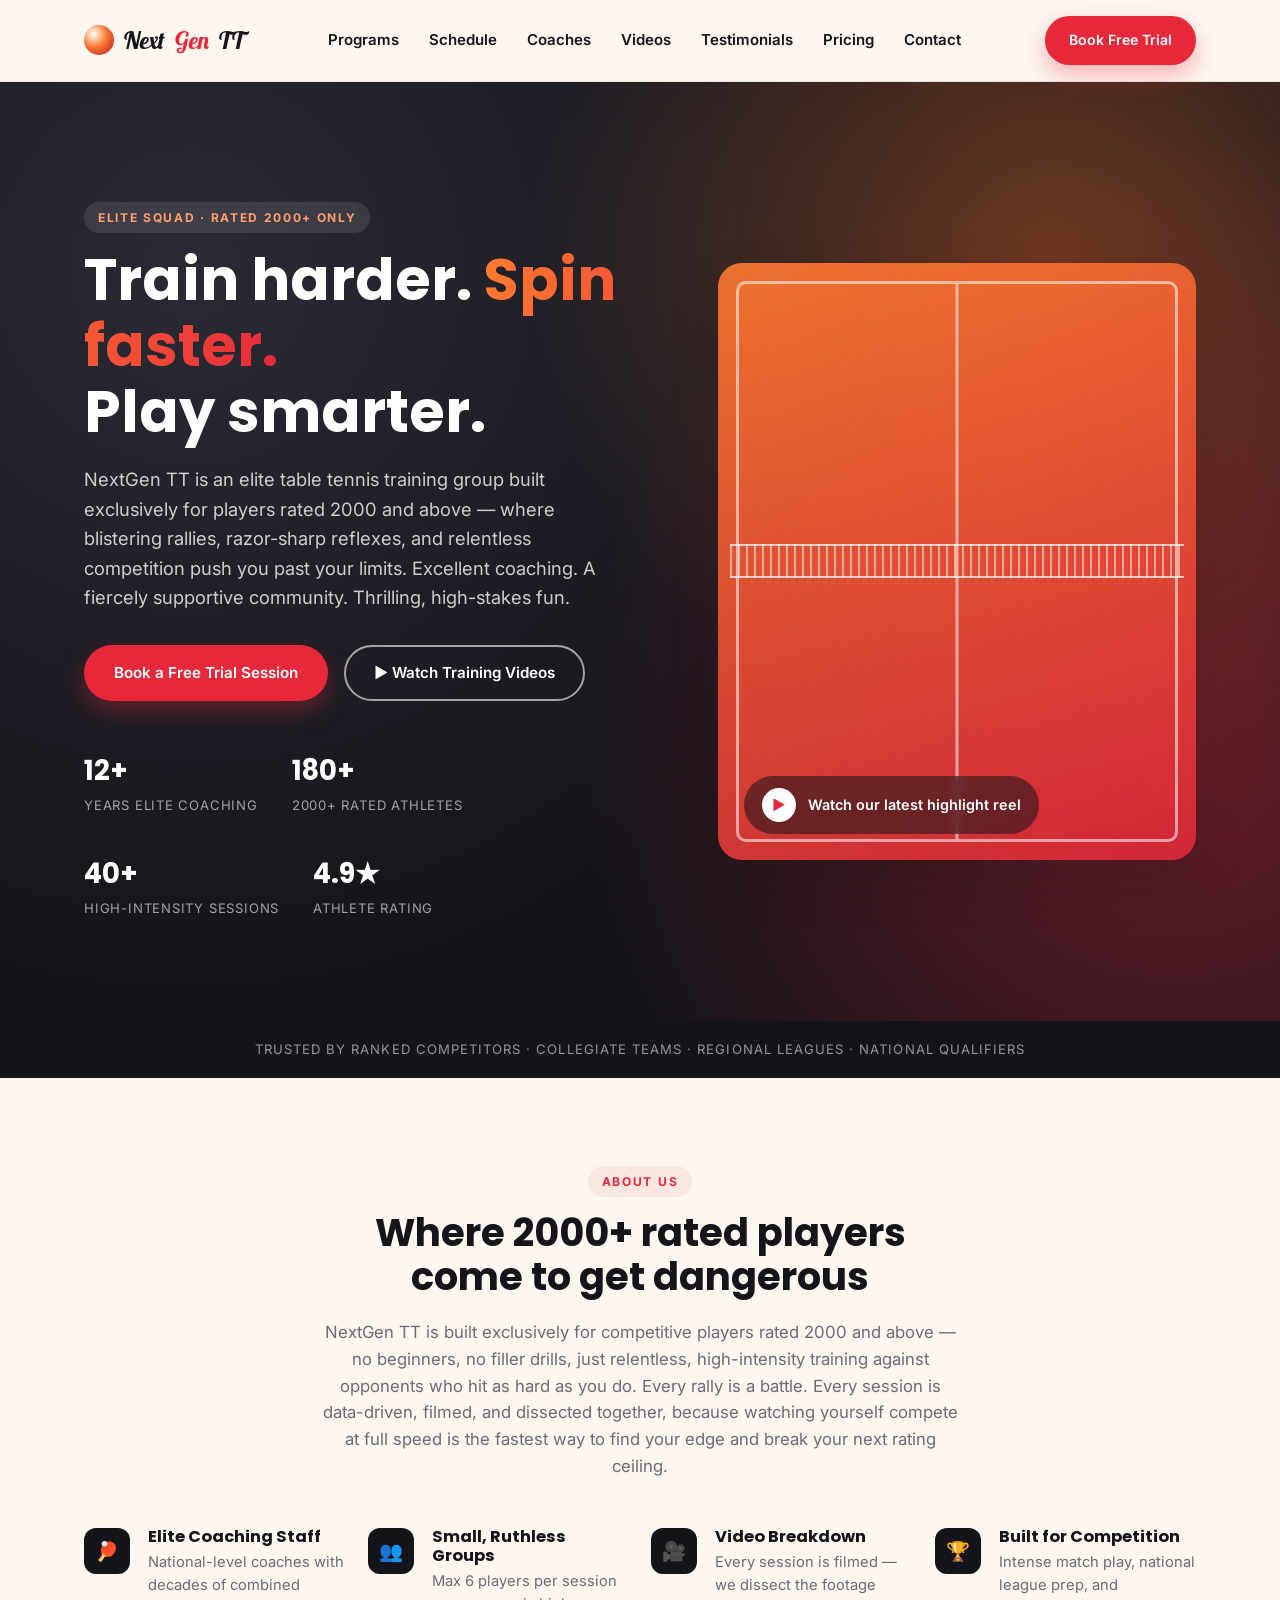
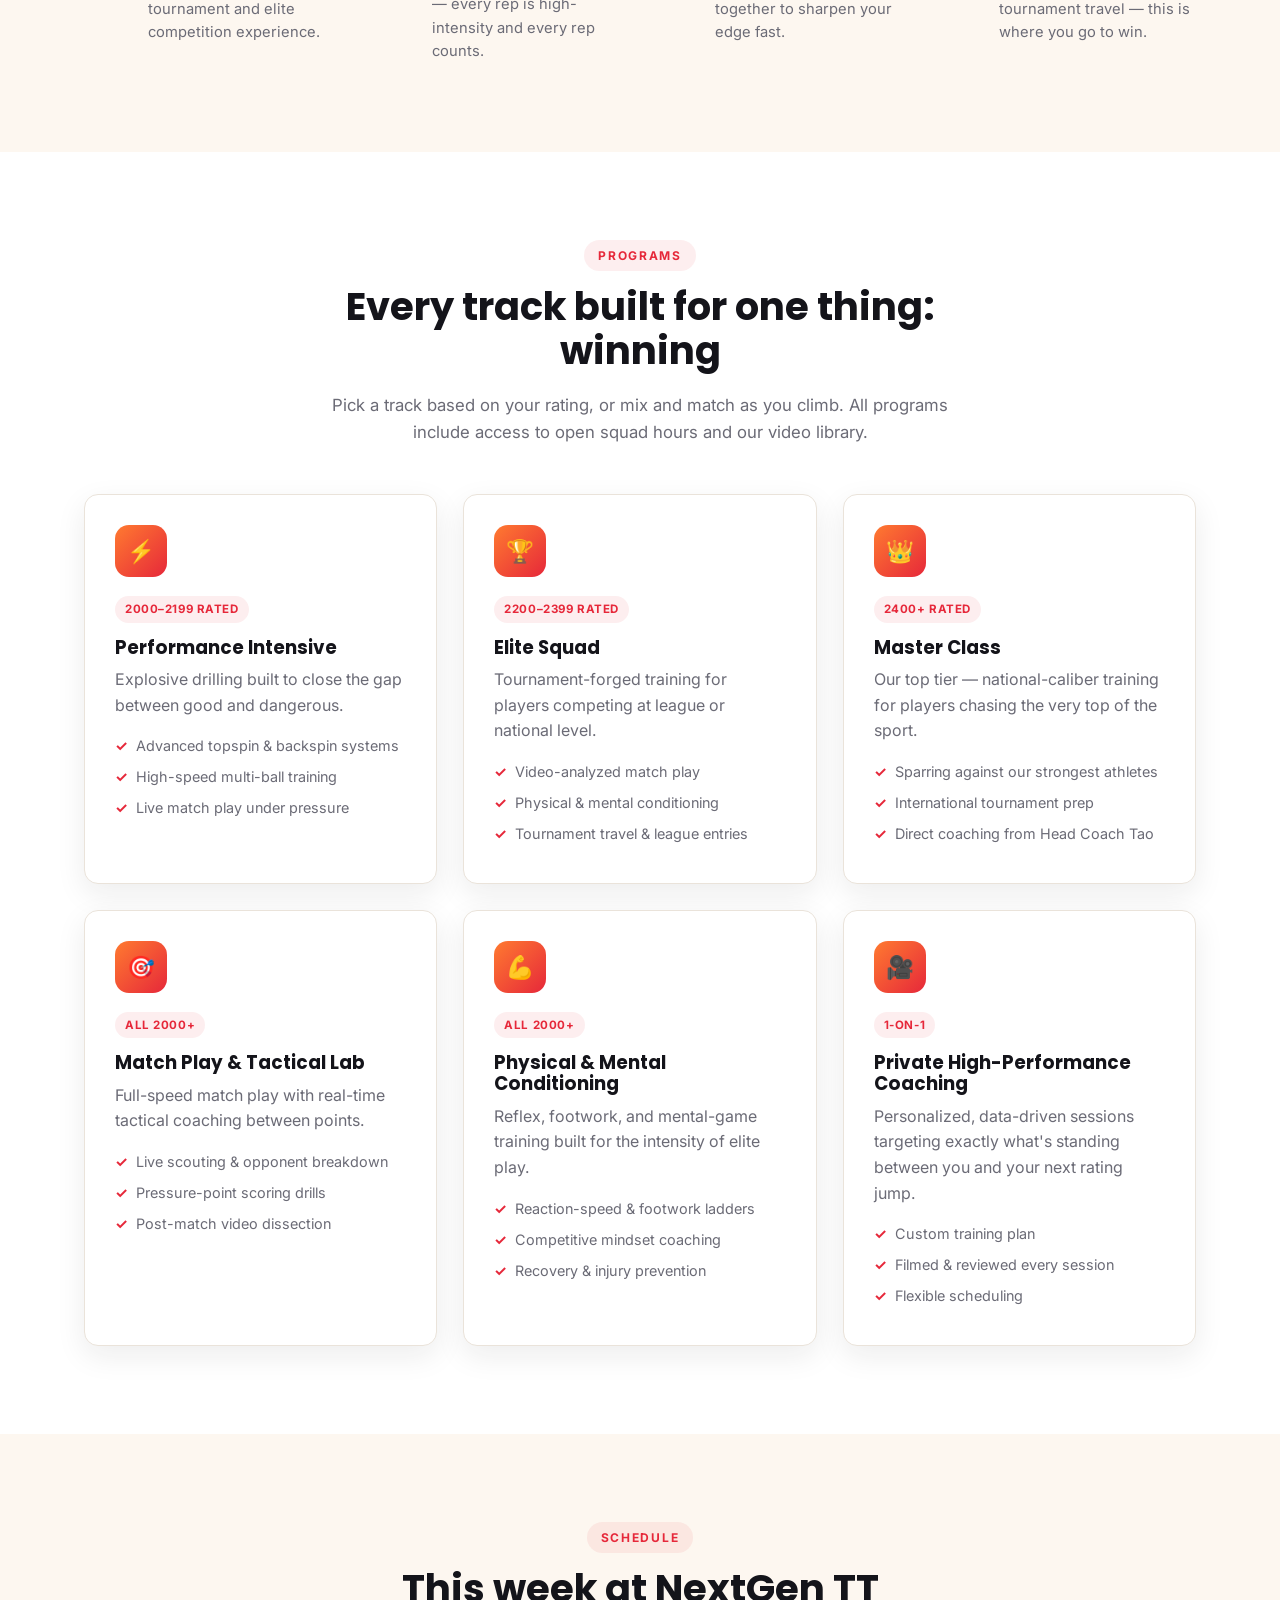
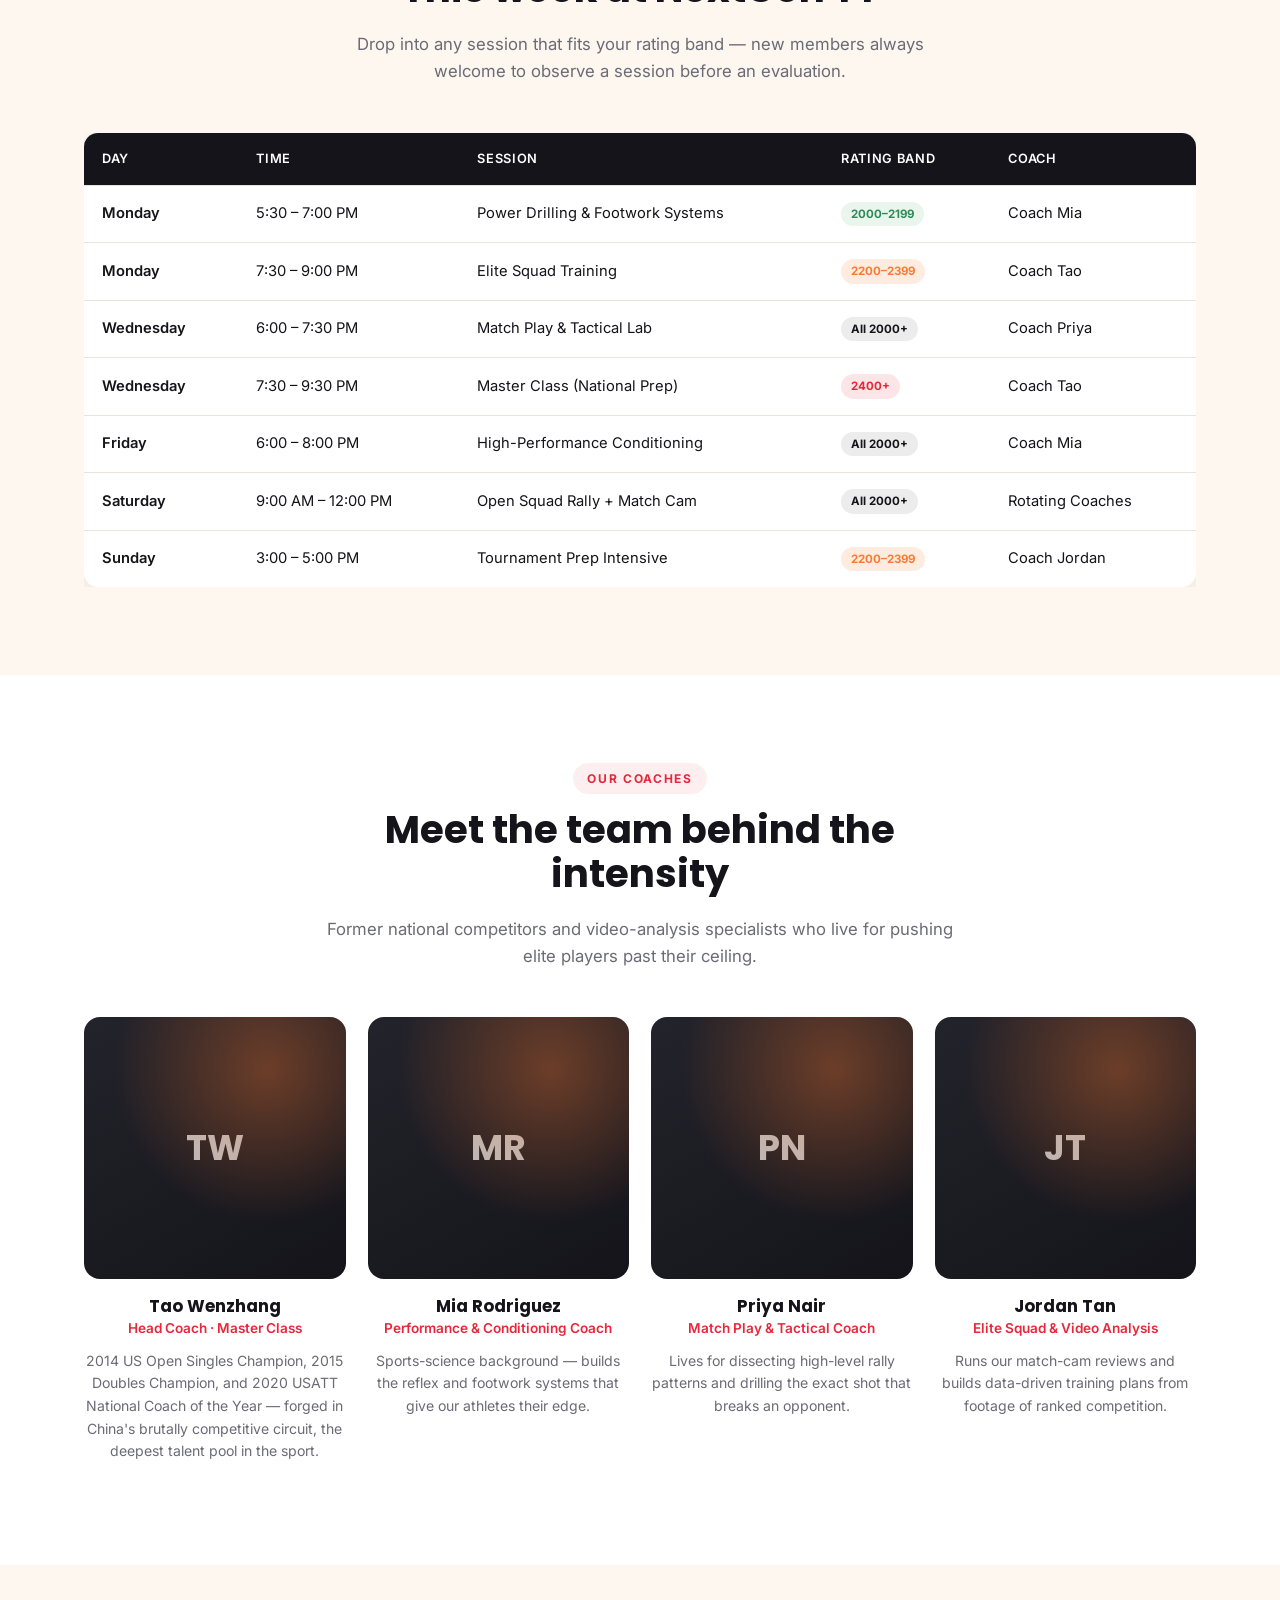
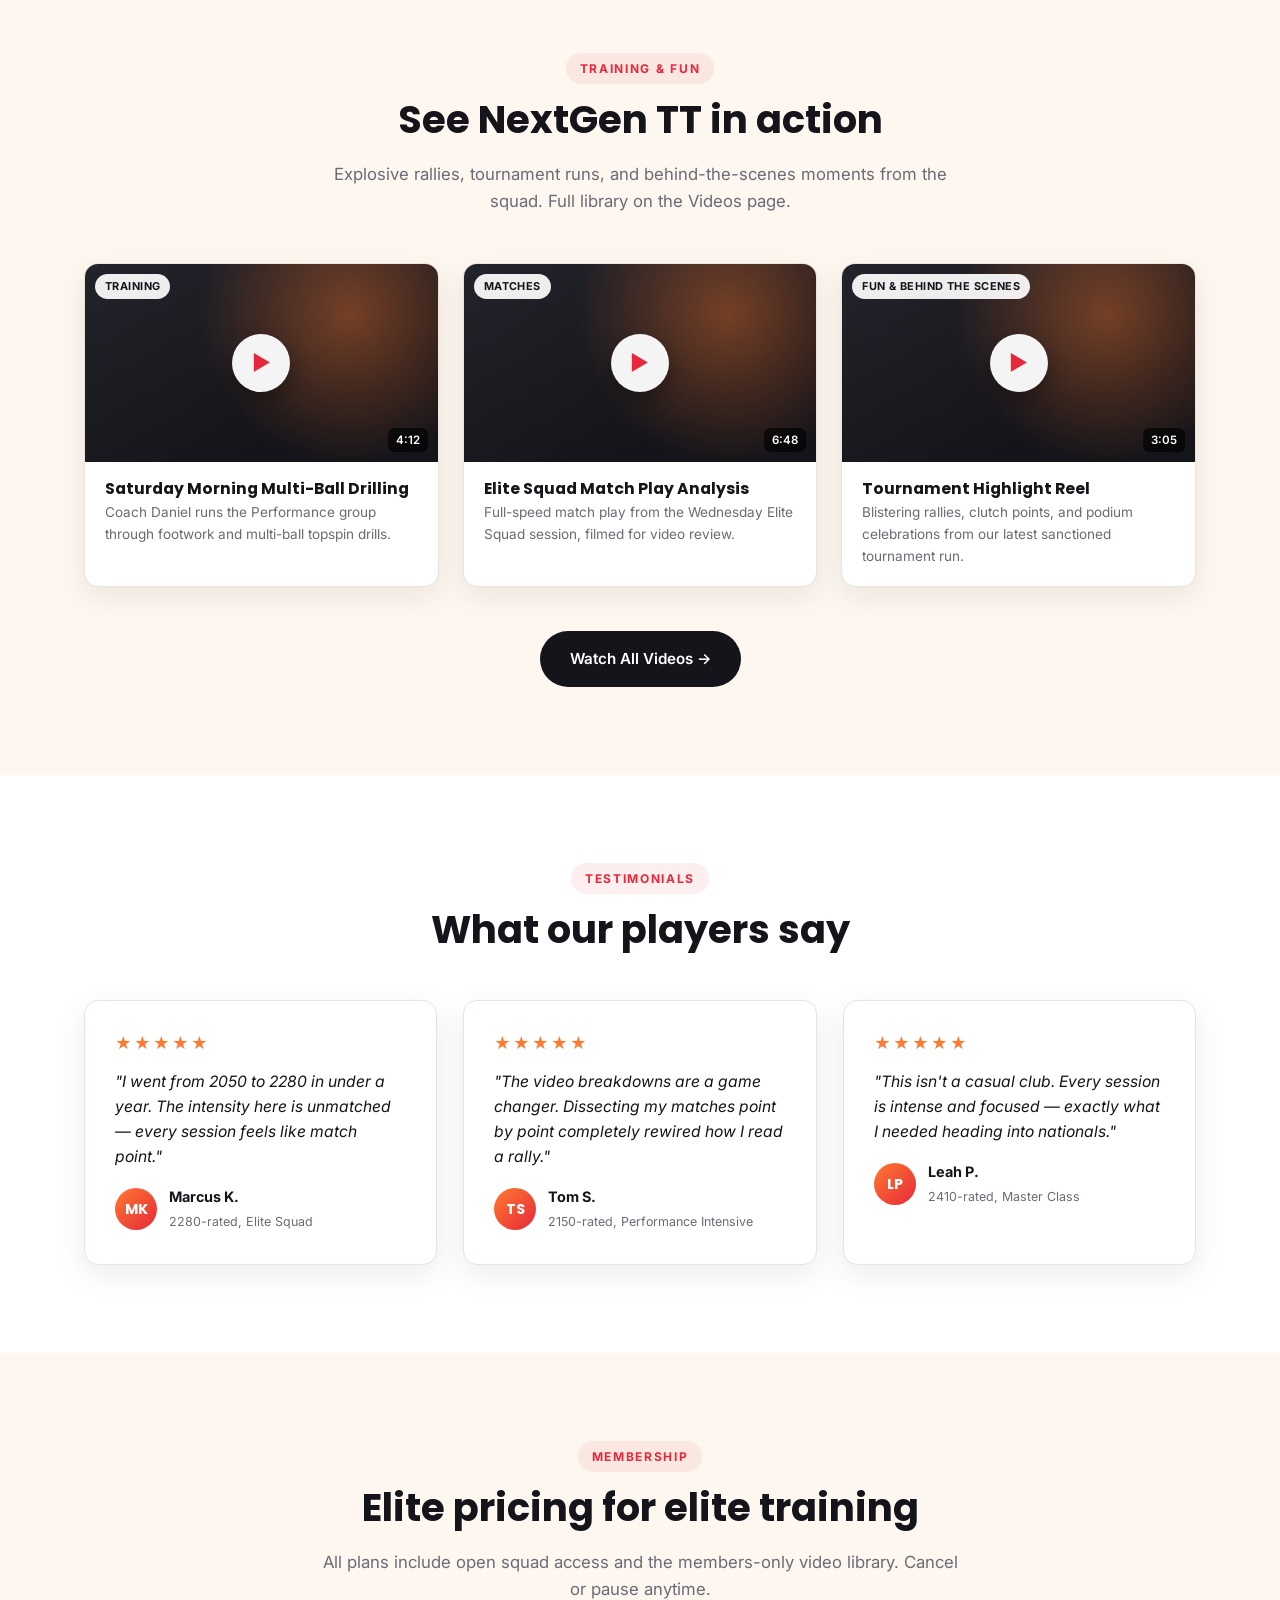
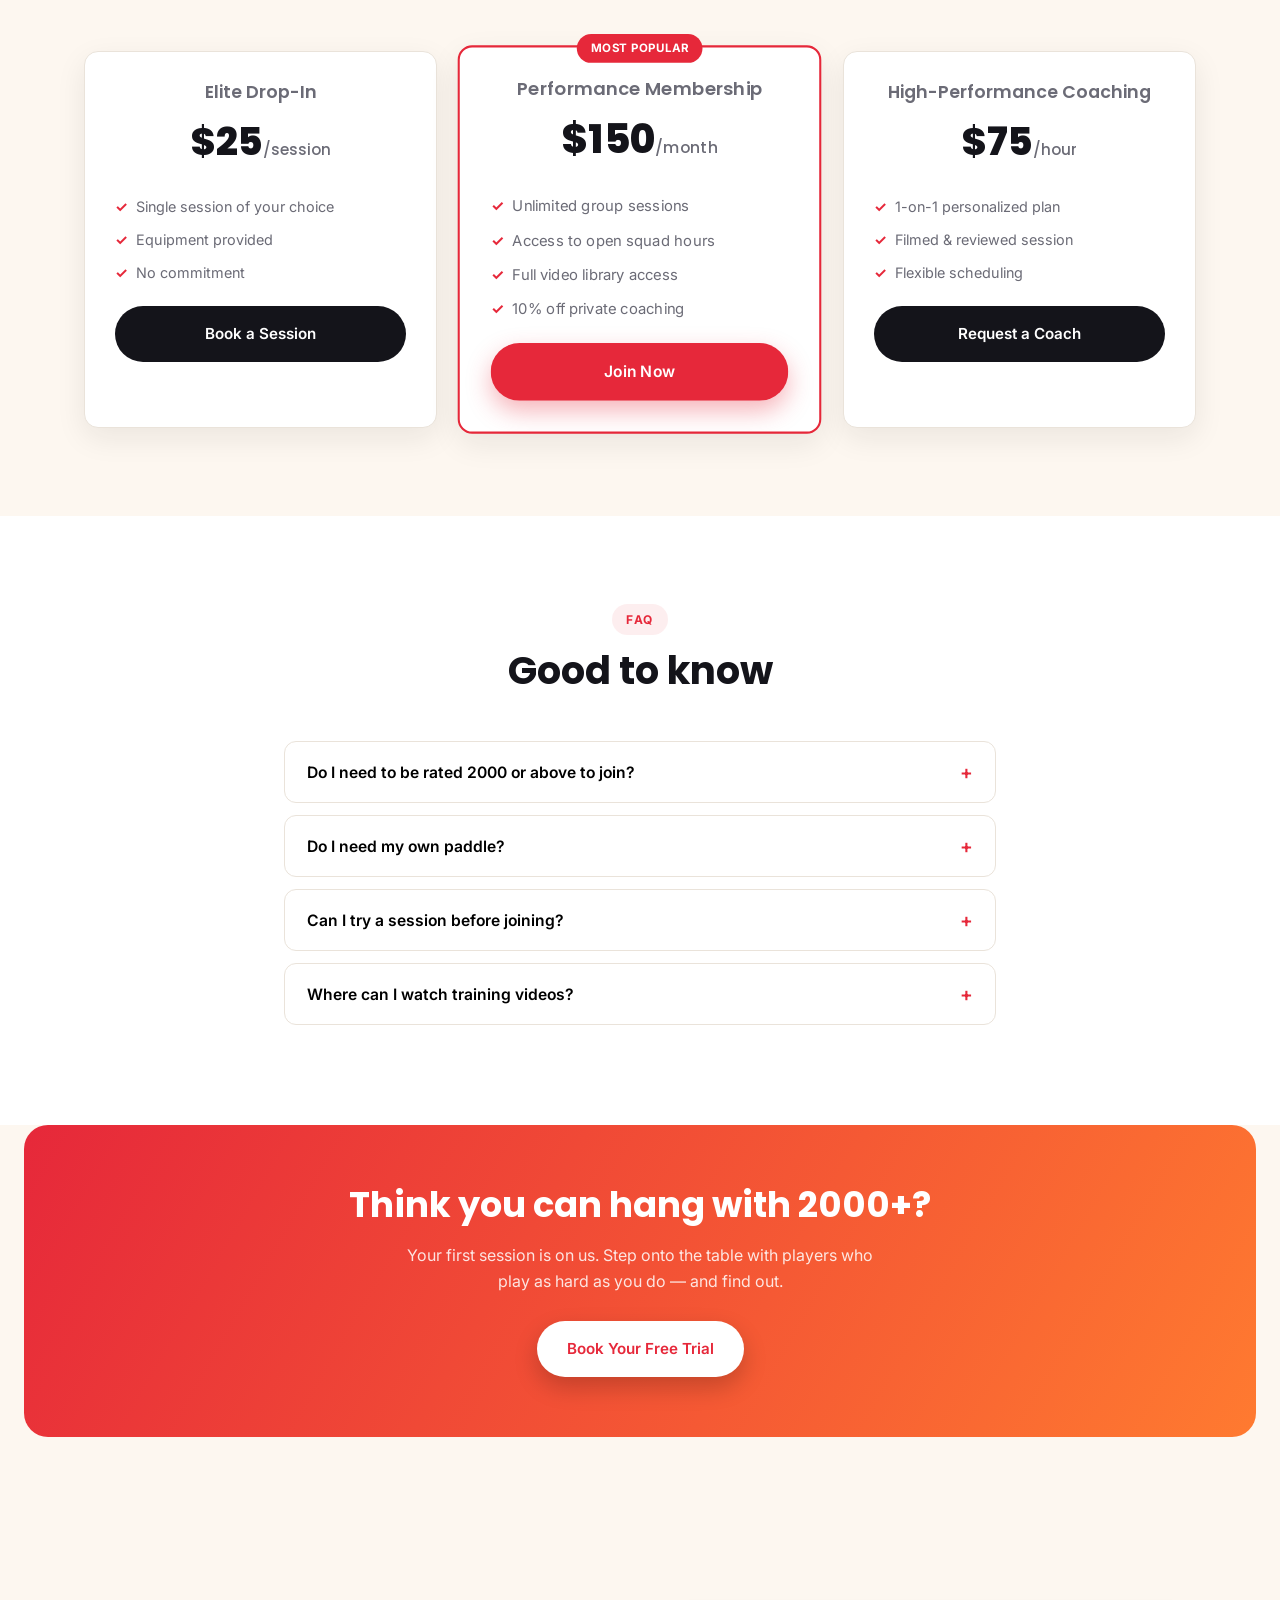
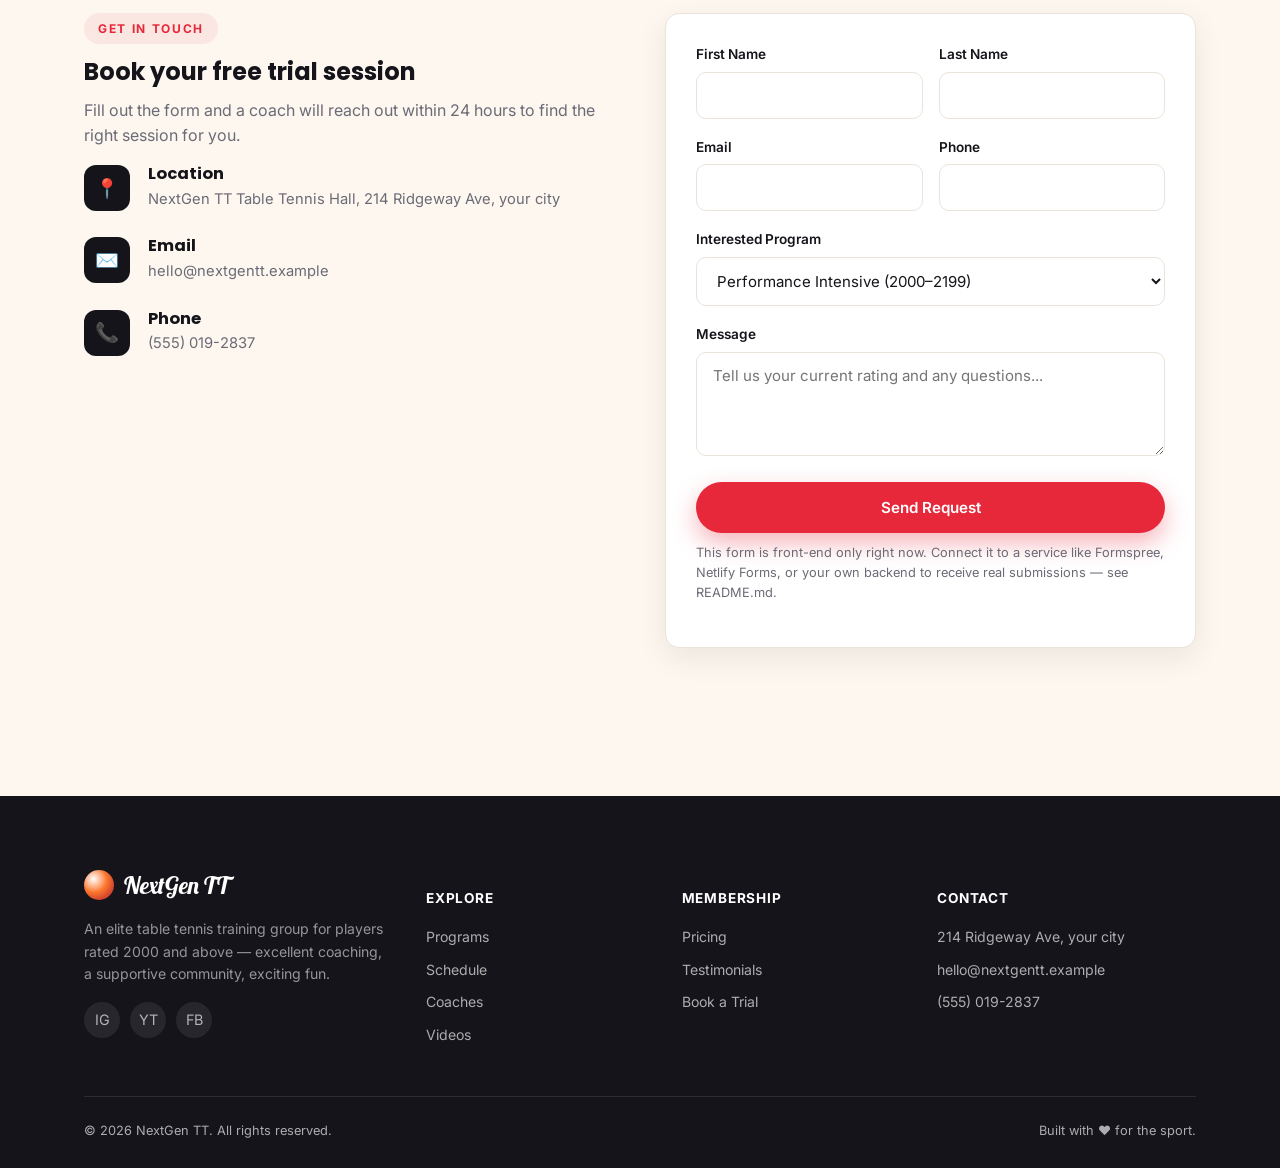
<file: index.html>
<!DOCTYPE html>
<html lang="en">
<head>
<meta charset="UTF-8">
<meta name="viewport" content="width=device-width, initial-scale=1.0">
<title>NextGen TT — Elite Training for 2000+ Rated Players</title>
<meta name="description" content="NextGen TT is an elite table tennis training group exclusively for players rated 2000 and above. High-intensity coaching, tournament prep, and a fiercely supportive community. Watch highlights and book a free trial session.">
<link rel="icon" href="data:image/svg+xml,<svg xmlns=%22http://www.w3.org/2000/svg%22 viewBox=%220 0 100 100%22><circle cx=%2250%22 cy=%2250%22 r=%2245%22 fill=%22%23e6283a%22/></svg>">
<link rel="preconnect" href="https://fonts.googleapis.com">
<link href="https://fonts.googleapis.com/css2?family=Inter:wght@400;500;600;700&family=Poppins:wght@600;700;800&family=Lobster&display=swap" rel="stylesheet">
<link rel="stylesheet" href="css/style.css">
</head>
<body>

<header class="site-header">
  <nav class="nav">
    <a href="index.html" class="brand"><span class="ball"></span>Next<span class="hl">Gen</span> TT</a>
    <ul class="nav-links" id="navLinks">
      <li><a href="#programs">Programs</a></li>
      <li><a href="#schedule">Schedule</a></li>
      <li><a href="#coaches">Coaches</a></li>
      <li><a href="videos.html">Videos</a></li>
      <li><a href="#testimonials">Testimonials</a></li>
      <li><a href="#pricing">Pricing</a></li>
      <li><a href="#contact">Contact</a></li>
      <li class="mobile-cta"><a href="#contact" class="btn btn-primary btn-block">Book Free Trial</a></li>
    </ul>
    <div class="nav-cta">
      <a href="#contact" class="btn btn-primary">Book Free Trial</a>
      <button class="nav-toggle" id="navToggle" aria-label="Toggle menu">
        <span></span><span></span><span></span>
      </button>
    </div>
  </nav>
</header>

<!-- HERO -->
<section class="hero">
  <div class="container hero-grid">
    <div>
      <span class="eyebrow" style="background:rgba(255,255,255,0.1); color:#ff9d6c;">Elite Squad · Rated 2000+ Only</span>
      <h1>Train harder. <em>Spin faster.</em><br>Play smarter.</h1>
      <p class="lead">NextGen TT is an elite table tennis training group built exclusively for players rated 2000 and above — where blistering rallies, razor-sharp reflexes, and relentless competition push you past your limits. Excellent coaching. A fiercely supportive community. Thrilling, high-stakes fun.</p>
      <div class="hero-actions">
        <a href="#contact" class="btn btn-primary">Book a Free Trial Session</a>
        <a href="videos.html" class="btn btn-outline">▶ Watch Training Videos</a>
      </div>
      <div class="hero-stats">
        <div><strong>12+</strong><span>Years Elite Coaching</span></div>
        <div><strong>180+</strong><span>2000+ Rated Athletes</span></div>
        <div><strong>40+</strong><span>High-Intensity Sessions</span></div>
        <div><strong>4.9★</strong><span>Athlete Rating</span></div>
      </div>
    </div>
    <div class="hero-visual">
      <div class="table-lines"></div>
      <div class="net"></div>
      <a href="videos.html" class="play-badge">
        <span class="dot">▶</span> Watch our latest highlight reel
      </a>
    </div>
  </div>
</section>

<div class="strip">Trusted by ranked competitors · collegiate teams · regional leagues · national qualifiers</div>

<!-- ABOUT -->
<section id="about">
  <div class="container">
    <div class="section-head">
      <span class="eyebrow">About Us</span>
      <h2>Where 2000+ rated players come to get dangerous</h2>
      <p>NextGen TT is built exclusively for competitive players rated 2000 and above — no beginners, no filler drills, just relentless, high-intensity training against opponents who hit as hard as you do. Every rally is a battle. Every session is data-driven, filmed, and dissected together, because watching yourself compete at full speed is the fastest way to find your edge and break your next rating ceiling.</p>
    </div>
    <div class="grid-4">
      <div class="feature">
        <div class="icon">🏓</div>
        <div>
          <h4>Elite Coaching Staff</h4>
          <p>National-level coaches with decades of combined tournament and elite competition experience.</p>
        </div>
      </div>
      <div class="feature">
        <div class="icon">👥</div>
        <div>
          <h4>Small, Ruthless Groups</h4>
          <p>Max 6 players per session — every rep is high-intensity and every rep counts.</p>
        </div>
      </div>
      <div class="feature">
        <div class="icon">🎥</div>
        <div>
          <h4>Video Breakdown</h4>
          <p>Every session is filmed — we dissect the footage together to sharpen your edge fast.</p>
        </div>
      </div>
      <div class="feature">
        <div class="icon">🏆</div>
        <div>
          <h4>Built for Competition</h4>
          <p>Intense match play, national league prep, and tournament travel — this is where you go to win.</p>
        </div>
      </div>
    </div>
  </div>
</section>

<!-- PROGRAMS -->
<section id="programs" class="section-alt">
  <div class="container">
    <div class="section-head">
      <span class="eyebrow">Programs</span>
      <h2>Every track built for one thing: winning</h2>
      <p>Pick a track based on your rating, or mix and match as you climb. All programs include access to open squad hours and our video library.</p>
    </div>
    <div class="grid-3">
      <div class="card program-card">
        <div class="icon">⚡</div>
        <span class="tag">2000–2199 Rated</span>
        <h3>Performance Intensive</h3>
        <p>Explosive drilling built to close the gap between good and dangerous.</p>
        <ul>
          <li>Advanced topspin &amp; backspin systems</li>
          <li>High-speed multi-ball training</li>
          <li>Live match play under pressure</li>
        </ul>
      </div>
      <div class="card program-card">
        <div class="icon">🏆</div>
        <span class="tag">2200–2399 Rated</span>
        <h3>Elite Squad</h3>
        <p>Tournament-forged training for players competing at league or national level.</p>
        <ul>
          <li>Video-analyzed match play</li>
          <li>Physical &amp; mental conditioning</li>
          <li>Tournament travel &amp; league entries</li>
        </ul>
      </div>
      <div class="card program-card">
        <div class="icon">👑</div>
        <span class="tag">2400+ Rated</span>
        <h3>Master Class</h3>
        <p>Our top tier — national-caliber training for players chasing the very top of the sport.</p>
        <ul>
          <li>Sparring against our strongest athletes</li>
          <li>International tournament prep</li>
          <li>Direct coaching from Head Coach Tao</li>
        </ul>
      </div>
      <div class="card program-card">
        <div class="icon">🎯</div>
        <span class="tag">All 2000+</span>
        <h3>Match Play &amp; Tactical Lab</h3>
        <p>Full-speed match play with real-time tactical coaching between points.</p>
        <ul>
          <li>Live scouting &amp; opponent breakdown</li>
          <li>Pressure-point scoring drills</li>
          <li>Post-match video dissection</li>
        </ul>
      </div>
      <div class="card program-card">
        <div class="icon">💪</div>
        <span class="tag">All 2000+</span>
        <h3>Physical &amp; Mental Conditioning</h3>
        <p>Reflex, footwork, and mental-game training built for the intensity of elite play.</p>
        <ul>
          <li>Reaction-speed &amp; footwork ladders</li>
          <li>Competitive mindset coaching</li>
          <li>Recovery &amp; injury prevention</li>
        </ul>
      </div>
      <div class="card program-card">
        <div class="icon">🎥</div>
        <span class="tag">1-on-1</span>
        <h3>Private High-Performance Coaching</h3>
        <p>Personalized, data-driven sessions targeting exactly what's standing between you and your next rating jump.</p>
        <ul>
          <li>Custom training plan</li>
          <li>Filmed &amp; reviewed every session</li>
          <li>Flexible scheduling</li>
        </ul>
      </div>
    </div>
  </div>
</section>

<!-- SCHEDULE -->
<section id="schedule">
  <div class="container">
    <div class="section-head">
      <span class="eyebrow">Schedule</span>
      <h2>This week at NextGen TT</h2>
      <p>Drop into any session that fits your rating band — new members always welcome to observe a session before an evaluation.</p>
    </div>
    <div style="overflow-x:auto;">
      <table class="schedule-table">
        <thead>
          <tr>
            <th>Day</th>
            <th>Time</th>
            <th>Session</th>
            <th>Rating Band</th>
            <th>Coach</th>
          </tr>
        </thead>
        <tbody>
          <tr>
            <td class="level">Monday</td>
            <td>5:30 – 7:00 PM</td>
            <td>Power Drilling &amp; Footwork Systems</td>
            <td><span class="badge beg">2000–2199</span></td>
            <td>Coach Mia</td>
          </tr>
          <tr>
            <td class="level">Monday</td>
            <td>7:30 – 9:00 PM</td>
            <td>Elite Squad Training</td>
            <td><span class="badge int">2200–2399</span></td>
            <td>Coach Tao</td>
          </tr>
          <tr>
            <td class="level">Wednesday</td>
            <td>6:00 – 7:30 PM</td>
            <td>Match Play &amp; Tactical Lab</td>
            <td><span class="badge all">All 2000+</span></td>
            <td>Coach Priya</td>
          </tr>
          <tr>
            <td class="level">Wednesday</td>
            <td>7:30 – 9:30 PM</td>
            <td>Master Class (National Prep)</td>
            <td><span class="badge adv">2400+</span></td>
            <td>Coach Tao</td>
          </tr>
          <tr>
            <td class="level">Friday</td>
            <td>6:00 – 8:00 PM</td>
            <td>High-Performance Conditioning</td>
            <td><span class="badge all">All 2000+</span></td>
            <td>Coach Mia</td>
          </tr>
          <tr>
            <td class="level">Saturday</td>
            <td>9:00 AM – 12:00 PM</td>
            <td>Open Squad Rally + Match Cam</td>
            <td><span class="badge all">All 2000+</span></td>
            <td>Rotating Coaches</td>
          </tr>
          <tr>
            <td class="level">Sunday</td>
            <td>3:00 – 5:00 PM</td>
            <td>Tournament Prep Intensive</td>
            <td><span class="badge int">2200–2399</span></td>
            <td>Coach Jordan</td>
          </tr>
        </tbody>
      </table>
    </div>
  </div>
</section>

<!-- COACHES -->
<section id="coaches" class="section-alt">
  <div class="container">
    <div class="section-head">
      <span class="eyebrow">Our Coaches</span>
      <h2>Meet the team behind the intensity</h2>
      <p>Former national competitors and video-analysis specialists who live for pushing elite players past their ceiling.</p>
    </div>
    <div class="grid-4">
      <div class="coach-card">
        <div class="coach-photo">TW</div>
        <h3>Tao Wenzhang</h3>
        <span class="coach-role">Head Coach · Master Class</span>
        <p>2014 US Open Singles Champion, 2015 Doubles Champion, and 2020 USATT National Coach of the Year — forged in China's brutally competitive circuit, the deepest talent pool in the sport.</p>
      </div>
      <div class="coach-card">
        <div class="coach-photo">MR</div>
        <h3>Mia Rodriguez</h3>
        <span class="coach-role">Performance &amp; Conditioning Coach</span>
        <p>Sports-science background — builds the reflex and footwork systems that give our athletes their edge.</p>
      </div>
      <div class="coach-card">
        <div class="coach-photo">PN</div>
        <h3>Priya Nair</h3>
        <span class="coach-role">Match Play &amp; Tactical Coach</span>
        <p>Lives for dissecting high-level rally patterns and drilling the exact shot that breaks an opponent.</p>
      </div>
      <div class="coach-card">
        <div class="coach-photo">JT</div>
        <h3>Jordan Tan</h3>
        <span class="coach-role">Elite Squad &amp; Video Analysis</span>
        <p>Runs our match-cam reviews and builds data-driven training plans from footage of ranked competition.</p>
      </div>
    </div>
  </div>
</section>

<!-- VIDEO GALLERY PREVIEW -->
<section id="video-preview">
  <div class="container">
    <div class="section-head">
      <span class="eyebrow">Training &amp; Fun</span>
      <h2>See NextGen TT in action</h2>
      <p>Explosive rallies, tournament runs, and behind-the-scenes moments from the squad. Full library on the Videos page.</p>
    </div>
    <div class="video-grid" id="previewGrid"></div>
    <div class="section-cta">
      <a href="videos.html" class="btn btn-dark">Watch All Videos →</a>
    </div>
  </div>
</section>

<!-- TESTIMONIALS -->
<section id="testimonials" class="section-alt">
  <div class="container">
    <div class="section-head">
      <span class="eyebrow">Testimonials</span>
      <h2>What our players say</h2>
    </div>
    <div class="grid-3">
      <div class="card testi-card">
        <div class="testi-stars">★★★★★</div>
        <p class="quote">"I went from 2050 to 2280 in under a year. The intensity here is unmatched — every session feels like match point."</p>
        <div class="testi-person">
          <div class="testi-avatar">MK</div>
          <div><strong>Marcus K.</strong><span>2280-rated, Elite Squad</span></div>
        </div>
      </div>
      <div class="card testi-card">
        <div class="testi-stars">★★★★★</div>
        <p class="quote">"The video breakdowns are a game changer. Dissecting my matches point by point completely rewired how I read a rally."</p>
        <div class="testi-person">
          <div class="testi-avatar">TS</div>
          <div><strong>Tom S.</strong><span>2150-rated, Performance Intensive</span></div>
        </div>
      </div>
      <div class="card testi-card">
        <div class="testi-stars">★★★★★</div>
        <p class="quote">"This isn't a casual club. Every session is intense and focused — exactly what I needed heading into nationals."</p>
        <div class="testi-person">
          <div class="testi-avatar">LP</div>
          <div><strong>Leah P.</strong><span>2410-rated, Master Class</span></div>
        </div>
      </div>
    </div>
  </div>
</section>

<!-- PRICING -->
<section id="pricing">
  <div class="container">
    <div class="section-head">
      <span class="eyebrow">Membership</span>
      <h2>Elite pricing for elite training</h2>
      <p>All plans include open squad access and the members-only video library. Cancel or pause anytime.</p>
    </div>
    <div class="grid-3">
      <div class="card price-card">
        <h3>Elite Drop-In</h3>
        <div class="price-amount">$25<span>/session</span></div>
        <ul>
          <li>Single session of your choice</li>
          <li>Equipment provided</li>
          <li>No commitment</li>
        </ul>
        <a href="#contact" class="btn btn-dark btn-block">Book a Session</a>
      </div>
      <div class="card price-card featured">
        <h3>Performance Membership</h3>
        <div class="price-amount">$150<span>/month</span></div>
        <ul>
          <li>Unlimited group sessions</li>
          <li>Access to open squad hours</li>
          <li>Full video library access</li>
          <li>10% off private coaching</li>
        </ul>
        <a href="#contact" class="btn btn-primary btn-block">Join Now</a>
      </div>
      <div class="card price-card">
        <h3>High-Performance Coaching</h3>
        <div class="price-amount">$75<span>/hour</span></div>
        <ul>
          <li>1-on-1 personalized plan</li>
          <li>Filmed &amp; reviewed session</li>
          <li>Flexible scheduling</li>
        </ul>
        <a href="#contact" class="btn btn-dark btn-block">Request a Coach</a>
      </div>
    </div>
  </div>
</section>

<!-- FAQ -->
<section class="section-alt">
  <div class="container" style="max-width:760px;">
    <div class="section-head">
      <span class="eyebrow">FAQ</span>
      <h2>Good to know</h2>
    </div>
    <div class="faq-item">
      <button class="faq-q">Do I need to be rated 2000 or above to join? <span class="plus">+</span></button>
      <div class="faq-a"><p>Yes — NextGen TT is built exclusively for competitive players rated 2000+ (USATT or national equivalent). If you're training hard to get there but aren't quite at 2000 yet, reach out — we occasionally run evaluation sessions for rising players.</p></div>
    </div>
    <div class="faq-item">
      <button class="faq-q">Do I need my own paddle? <span class="plus">+</span></button>
      <div class="faq-a"><p>Most of our players bring their own tournament-rated paddle, but loaner equipment is available for trial and evaluation sessions.</p></div>
    </div>
    <div class="faq-item">
      <button class="faq-q">Can I try a session before joining? <span class="plus">+</span></button>
      <div class="faq-a"><p>Yes — every prospective member gets one free trial session in the program that fits their rating. Book it through the contact form below.</p></div>
    </div>
    <div class="faq-item">
      <button class="faq-q">Where can I watch training videos? <span class="plus">+</span></button>
      <div class="faq-a"><p>All our training highlights and behind-the-scenes clips live on the <a href="videos.html" style="color:var(--red); font-weight:600;">Videos page</a> — new clips are added after most sessions.</p></div>
    </div>
  </div>
</section>

<!-- CTA BAND -->
<section style="padding-top:0;">
  <div class="cta-band">
    <h2>Think you can hang with 2000+?</h2>
    <p>Your first session is on us. Step onto the table with players who play as hard as you do — and find out.</p>
    <a href="#contact" class="btn" style="background:var(--white); color:var(--red); box-shadow:0 10px 24px rgba(0,0,0,0.2);">Book Your Free Trial</a>
  </div>
</section>

<!-- CONTACT -->
<section id="contact">
  <div class="container contact-wrap">
    <div class="contact-info">
      <span class="eyebrow">Get In Touch</span>
      <h2>Book your free trial session</h2>
      <p>Fill out the form and a coach will reach out within 24 hours to find the right session for you.</p>

      <div class="feature">
        <div class="icon">📍</div>
        <div><h4>Location</h4><p>NextGen TT Table Tennis Hall, 214 Ridgeway Ave, your city</p></div>
      </div>
      <div class="feature">
        <div class="icon">✉️</div>
        <div><h4>Email</h4><p>hello@nextgentt.example</p></div>
      </div>
      <div class="feature">
        <div class="icon">📞</div>
        <div><h4>Phone</h4><p>(555) 019-2837</p></div>
      </div>
    </div>

    <form class="card" id="contactForm">
      <div class="form-row">
        <div class="form-group">
          <label for="fname">First Name</label>
          <input type="text" id="fname" name="fname" required>
        </div>
        <div class="form-group">
          <label for="lname">Last Name</label>
          <input type="text" id="lname" name="lname" required>
        </div>
      </div>
      <div class="form-row">
        <div class="form-group">
          <label for="email">Email</label>
          <input type="email" id="email" name="email" required>
        </div>
        <div class="form-group">
          <label for="phone">Phone</label>
          <input type="tel" id="phone" name="phone">
        </div>
      </div>
      <div class="form-group">
        <label for="program">Interested Program</label>
        <select id="program" name="program">
          <option>Performance Intensive (2000–2199)</option>
          <option>Elite Squad (2200–2399)</option>
          <option>Master Class (2400+)</option>
          <option>Match Play &amp; Tactical Lab</option>
          <option>Physical &amp; Mental Conditioning</option>
          <option>Private High-Performance Coaching</option>
        </select>
      </div>
      <div class="form-group">
        <label for="message">Message</label>
        <textarea id="message" name="message" rows="4" placeholder="Tell us your current rating and any questions..."></textarea>
      </div>
      <button type="submit" class="btn btn-primary btn-block">Send Request</button>
      <p id="formStatus">Thanks! We've received your request and a coach will be in touch within 24 hours.</p>
      <p class="form-note">This form is front-end only right now. Connect it to a service like Formspree, Netlify Forms, or your own backend to receive real submissions — see README.md.</p>
    </form>
  </div>
</section>

<footer class="site-footer">
  <div class="container">
    <div class="footer-grid">
      <div>
        <a href="index.html" class="brand"><span class="ball"></span>NextGen TT</a>
        <p>An elite table tennis training group for players rated 2000 and above — excellent coaching, a supportive community, exciting fun.</p>
        <div class="footer-social">
          <a href="#" aria-label="Instagram">IG</a>
          <a href="#" aria-label="YouTube">YT</a>
          <a href="#" aria-label="Facebook">FB</a>
        </div>
      </div>
      <div class="footer-col">
        <h5>Explore</h5>
        <ul>
          <li><a href="#programs">Programs</a></li>
          <li><a href="#schedule">Schedule</a></li>
          <li><a href="#coaches">Coaches</a></li>
          <li><a href="videos.html">Videos</a></li>
        </ul>
      </div>
      <div class="footer-col">
        <h5>Membership</h5>
        <ul>
          <li><a href="#pricing">Pricing</a></li>
          <li><a href="#testimonials">Testimonials</a></li>
          <li><a href="#contact">Book a Trial</a></li>
        </ul>
      </div>
      <div class="footer-col">
        <h5>Contact</h5>
        <ul>
          <li>214 Ridgeway Ave, your city</li>
          <li>hello@nextgentt.example</li>
          <li>(555) 019-2837</li>
        </ul>
      </div>
    </div>
    <div class="footer-bottom">
      <span>© <span id="year"></span> NextGen TT. All rights reserved.</span>
      <span>Built with ♥ for the sport.</span>
    </div>
  </div>
</footer>

<!-- Lightbox -->
<div class="lightbox" id="lightbox">
  <div class="lightbox-inner">
    <div class="lightbox-frame" id="lightboxFrame"></div>
    <div class="lightbox-caption">
      <button class="lightbox-close" id="lightboxClose">✕</button>
      <h4 id="lightboxTitle"></h4>
      <p id="lightboxDesc"></p>
    </div>
  </div>
</div>

<script src="js/videos-data.js"></script>
<script src="js/main.js"></script>
</body>
</html>
</file>
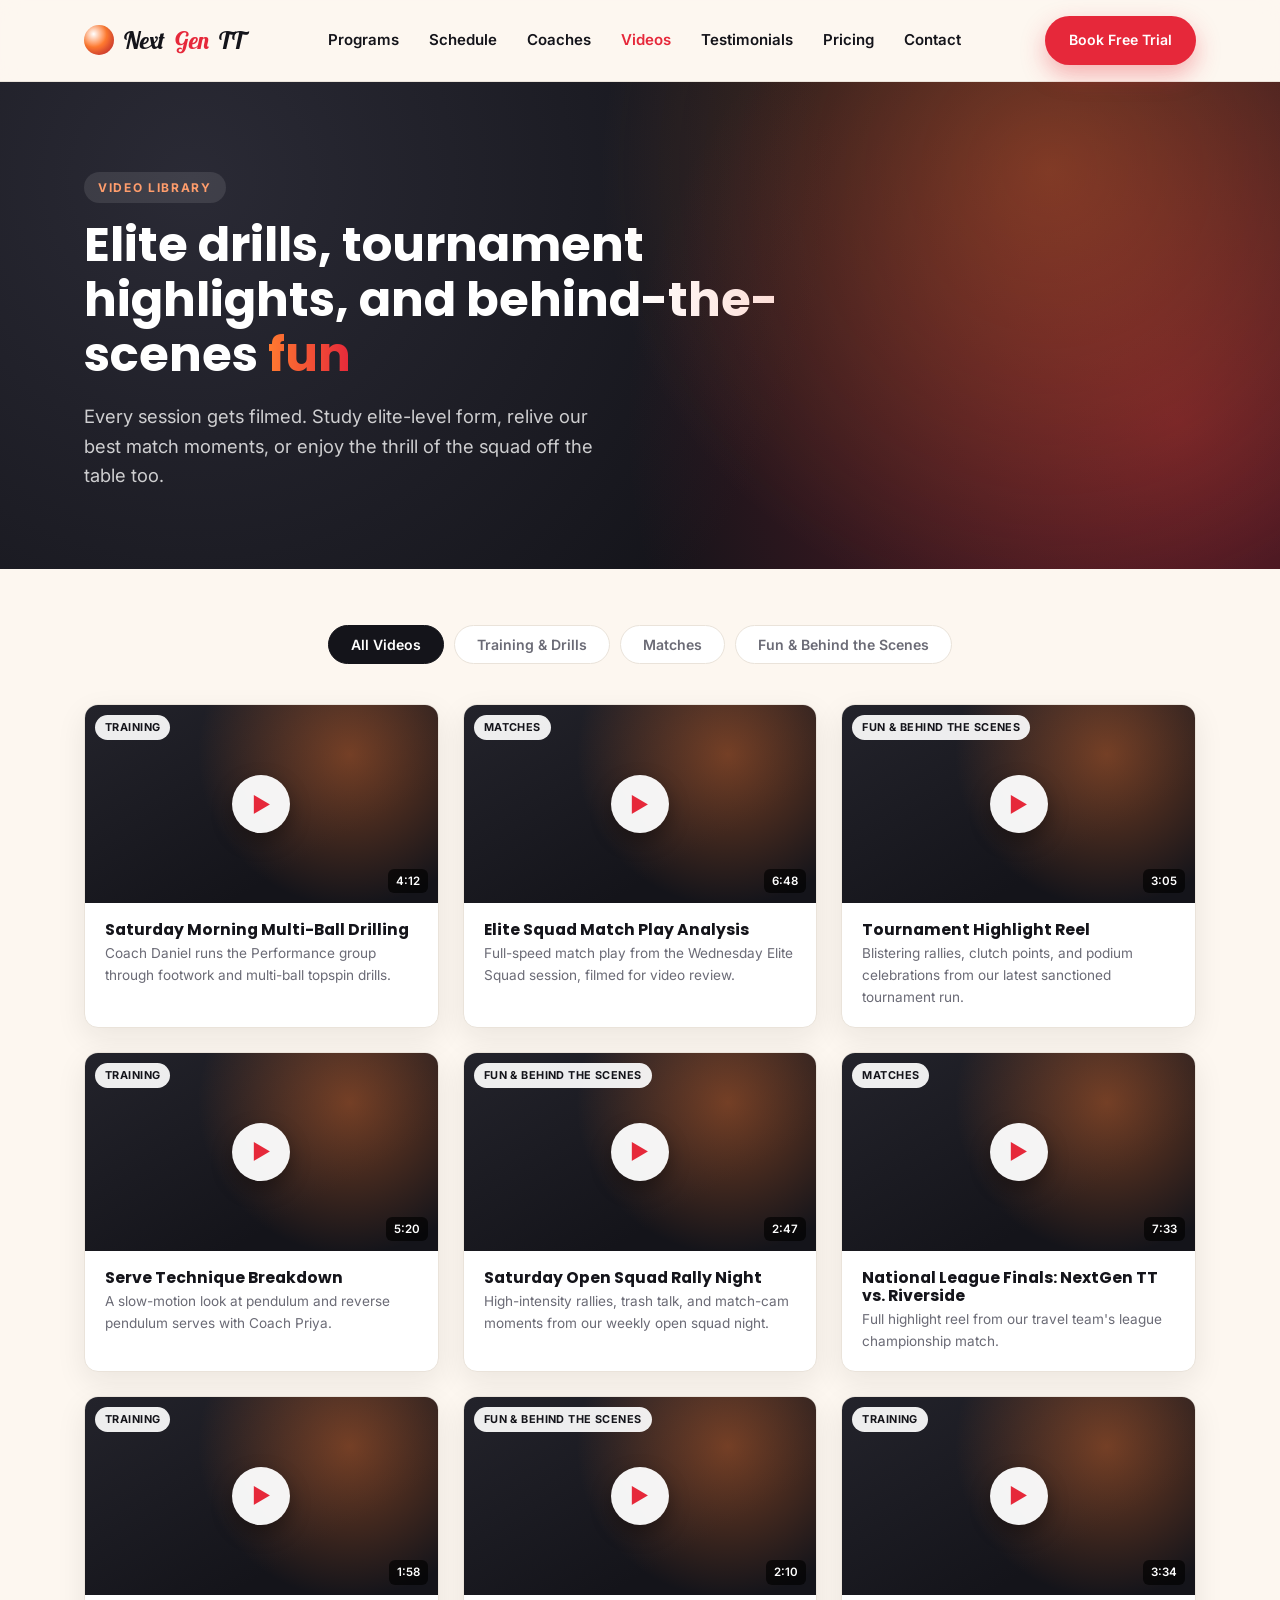
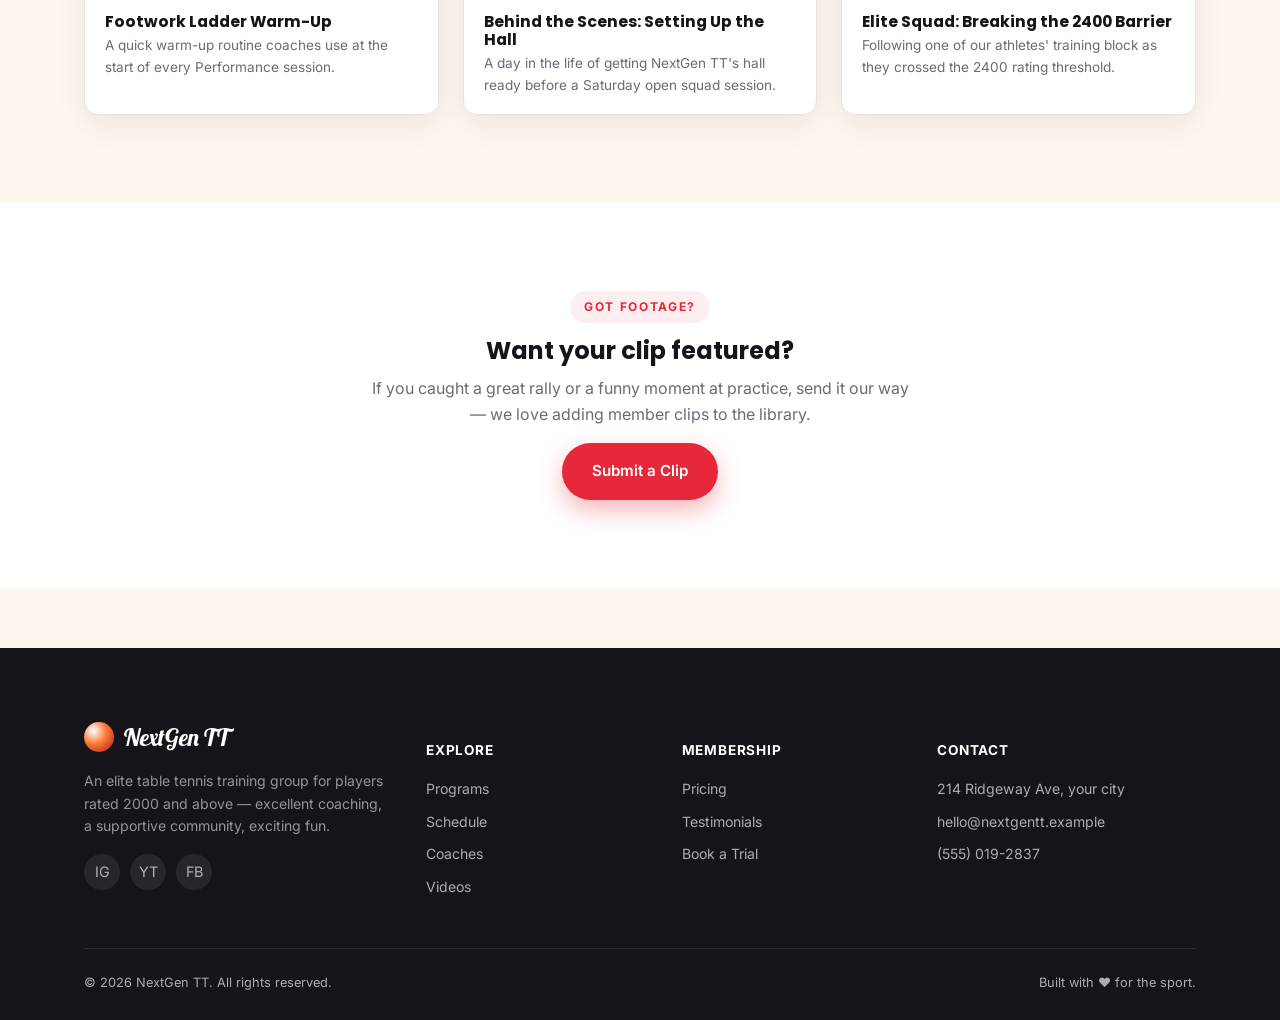
<file: videos.html>
<!DOCTYPE html>
<html lang="en">
<head>
<meta charset="UTF-8">
<meta name="viewport" content="width=device-width, initial-scale=1.0">
<title>Training &amp; Fun Videos — NextGen TT</title>
<meta name="description" content="Watch elite training drills, tournament highlights, and behind-the-scenes fun from NextGen TT's 2000+ rated squad.">
<link rel="icon" href="data:image/svg+xml,<svg xmlns=%22http://www.w3.org/2000/svg%22 viewBox=%220 0 100 100%22><circle cx=%2250%22 cy=%2250%22 r=%2245%22 fill=%22%23e6283a%22/></svg>">
<link rel="preconnect" href="https://fonts.googleapis.com">
<link href="https://fonts.googleapis.com/css2?family=Inter:wght@400;500;600;700&family=Poppins:wght@600;700;800&family=Lobster&display=swap" rel="stylesheet">
<link rel="stylesheet" href="css/style.css">
</head>
<body>

<header class="site-header">
  <nav class="nav">
    <a href="index.html" class="brand"><span class="ball"></span>Next<span class="hl">Gen</span> TT</a>
    <ul class="nav-links" id="navLinks">
      <li><a href="index.html#programs">Programs</a></li>
      <li><a href="index.html#schedule">Schedule</a></li>
      <li><a href="index.html#coaches">Coaches</a></li>
      <li><a href="videos.html">Videos</a></li>
      <li><a href="index.html#testimonials">Testimonials</a></li>
      <li><a href="index.html#pricing">Pricing</a></li>
      <li><a href="index.html#contact">Contact</a></li>
      <li class="mobile-cta"><a href="index.html#contact" class="btn btn-primary btn-block">Book Free Trial</a></li>
    </ul>
    <div class="nav-cta">
      <a href="index.html#contact" class="btn btn-primary">Book Free Trial</a>
      <button class="nav-toggle" id="navToggle" aria-label="Toggle menu">
        <span></span><span></span><span></span>
      </button>
    </div>
  </nav>
</header>

<section class="hero" style="padding:90px 0 60px;">
  <div class="container">
    <span class="eyebrow" style="background:rgba(255,255,255,0.1); color:#ff9d6c;">Video Library</span>
    <h1 style="font-size:clamp(2rem, 4vw, 3rem); max-width:700px;">Elite drills, tournament highlights, and behind-the-scenes <em>fun</em></h1>
    <p class="lead">Every session gets filmed. Study elite-level form, relive our best match moments, or enjoy the thrill of the squad off the table too.</p>
  </div>
</section>

<section style="padding-top:56px;">
  <div class="container">
    <div class="video-tabs">
      <button class="video-tab active" data-filter="all">All Videos</button>
      <button class="video-tab" data-filter="training">Training &amp; Drills</button>
      <button class="video-tab" data-filter="matches">Matches</button>
      <button class="video-tab" data-filter="fun">Fun &amp; Behind the Scenes</button>
    </div>
    <div class="video-grid" id="videoGrid"></div>
  </div>
</section>

<section class="section-alt">
  <div class="container" style="text-align:center; max-width:600px;">
    <span class="eyebrow">Got Footage?</span>
    <h2>Want your clip featured?</h2>
    <p>If you caught a great rally or a funny moment at practice, send it our way — we love adding member clips to the library.</p>
    <a href="index.html#contact" class="btn btn-primary">Submit a Clip</a>
  </div>
</section>

<footer class="site-footer">
  <div class="container">
    <div class="footer-grid">
      <div>
        <a href="index.html" class="brand"><span class="ball"></span>NextGen TT</a>
        <p>An elite table tennis training group for players rated 2000 and above — excellent coaching, a supportive community, exciting fun.</p>
        <div class="footer-social">
          <a href="#" aria-label="Instagram">IG</a>
          <a href="#" aria-label="YouTube">YT</a>
          <a href="#" aria-label="Facebook">FB</a>
        </div>
      </div>
      <div class="footer-col">
        <h5>Explore</h5>
        <ul>
          <li><a href="index.html#programs">Programs</a></li>
          <li><a href="index.html#schedule">Schedule</a></li>
          <li><a href="index.html#coaches">Coaches</a></li>
          <li><a href="videos.html">Videos</a></li>
        </ul>
      </div>
      <div class="footer-col">
        <h5>Membership</h5>
        <ul>
          <li><a href="index.html#pricing">Pricing</a></li>
          <li><a href="index.html#testimonials">Testimonials</a></li>
          <li><a href="index.html#contact">Book a Trial</a></li>
        </ul>
      </div>
      <div class="footer-col">
        <h5>Contact</h5>
        <ul>
          <li>214 Ridgeway Ave, your city</li>
          <li>hello@nextgentt.example</li>
          <li>(555) 019-2837</li>
        </ul>
      </div>
    </div>
    <div class="footer-bottom">
      <span>© <span id="year"></span> NextGen TT. All rights reserved.</span>
      <span>Built with ♥ for the sport.</span>
    </div>
  </div>
</footer>

<!-- Lightbox -->
<div class="lightbox" id="lightbox">
  <div class="lightbox-inner">
    <div class="lightbox-frame" id="lightboxFrame"></div>
    <div class="lightbox-caption">
      <button class="lightbox-close" id="lightboxClose">✕</button>
      <h4 id="lightboxTitle"></h4>
      <p id="lightboxDesc"></p>
    </div>
  </div>
</div>

<script src="js/videos-data.js"></script>
<script src="js/main.js"></script>
</body>
</html>
</file>
<file: css/style.css>
/* =========================================================
   NextGen TT — stylesheet
   Color system:
     --red     : primary brand / paddle red
     --black   : ink / headings / footer
     --orange  : accent / ball orange
     --cream   : soft background
========================================================= */

:root {
  --red: #e6283a;
  --red-dark: #b81c2b;
  --black: #14141a;
  --charcoal: #23232b;
  --orange: #ff7a30;
  --cream: #fdf7f0;
  --gray: #6b6b76;
  --line: #eae3da;
  --white: #ffffff;

  --radius: 14px;
  --shadow: 0 10px 30px rgba(20, 20, 26, 0.08);
  --shadow-lg: 0 20px 50px rgba(20, 20, 26, 0.16);

  --container: 1160px;
  --transition: 0.25s ease;
}

* { box-sizing: border-box; }
html { scroll-behavior: smooth; }

body {
  margin: 0;
  font-family: 'Inter', -apple-system, BlinkMacSystemFont, 'Segoe UI', sans-serif;
  color: var(--black);
  background: var(--cream);
  line-height: 1.6;
  -webkit-font-smoothing: antialiased;
}

h1, h2, h3, h4 {
  font-family: 'Poppins', 'Inter', sans-serif;
  font-weight: 700;
  line-height: 1.15;
  margin: 0 0 0.5em;
}

p { margin: 0 0 1em; color: var(--gray); }
a { color: inherit; text-decoration: none; }
img { max-width: 100%; display: block; }
ul { list-style: none; margin: 0; padding: 0; }
button { font-family: inherit; cursor: pointer; }

.container {
  width: 100%;
  max-width: var(--container);
  margin: 0 auto;
  padding: 0 24px;
}

.eyebrow {
  display: inline-block;
  font-size: 0.75rem;
  font-weight: 700;
  letter-spacing: 0.14em;
  text-transform: uppercase;
  color: var(--red);
  background: rgba(230, 40, 58, 0.08);
  padding: 6px 14px;
  border-radius: 999px;
  margin-bottom: 14px;
}

.section-head {
  max-width: 640px;
  margin: 0 auto 48px;
  text-align: center;
}
.section-head h2 { font-size: clamp(1.7rem, 3vw, 2.4rem); }
.section-head p { font-size: 1.05rem; }

section { padding: 88px 0; }
.section-alt { background: var(--white); }

/* ---------- Buttons ---------- */
.btn {
  display: inline-flex;
  align-items: center;
  justify-content: center;
  gap: 8px;
  padding: 14px 28px;
  border-radius: 999px;
  font-weight: 600;
  font-size: 0.95rem;
  border: 2px solid transparent;
  transition: transform var(--transition), box-shadow var(--transition), background var(--transition), color var(--transition);
  white-space: nowrap;
}
.btn:active { transform: translateY(1px); }

.btn-primary {
  background: var(--red);
  color: var(--white);
  box-shadow: 0 10px 24px rgba(230, 40, 58, 0.35);
}
.btn-primary:hover { background: var(--red-dark); transform: translateY(-2px); box-shadow: 0 14px 30px rgba(230, 40, 58, 0.4); }

.btn-outline {
  background: transparent;
  border-color: rgba(255,255,255,0.6);
  color: var(--white);
}
.btn-outline:hover { background: rgba(255,255,255,0.12); transform: translateY(-2px); }

.btn-dark {
  background: var(--black);
  color: var(--white);
}
.btn-dark:hover { background: var(--charcoal); transform: translateY(-2px); }

.btn-block { width: 100%; }

/* ---------- Header / Nav ---------- */
.site-header {
  position: sticky;
  top: 0;
  z-index: 500;
  background: rgba(253, 247, 240, 0.9);
  backdrop-filter: blur(10px);
  border-bottom: 1px solid var(--line);
}

.nav {
  display: flex;
  align-items: center;
  justify-content: space-between;
  padding: 16px 24px;
  max-width: var(--container);
  margin: 0 auto;
}

.brand {
  display: flex;
  align-items: center;
  gap: 10px;
  font-family: 'Lobster', cursive;
  font-weight: 400;
  font-size: 1.5rem;
  letter-spacing: 0;
}
.brand .ball {
  width: 30px; height: 30px;
  border-radius: 50%;
  background: radial-gradient(circle at 32% 30%, #fff 0%, var(--orange) 45%, var(--red) 100%);
  box-shadow: inset -3px -3px 6px rgba(0,0,0,0.15);
  flex-shrink: 0;
}
.brand span.hl { color: var(--red); }

.nav-links {
  display: flex;
  align-items: center;
  gap: 30px;
}
.nav-links a {
  font-weight: 600;
  font-size: 0.94rem;
  color: var(--black);
  position: relative;
  padding: 4px 0;
}
.nav-links a.active,
.nav-links a:hover { color: var(--red); }

.nav-cta { display: flex; align-items: center; gap: 14px; }
.nav-cta .btn { padding: 11px 22px; font-size: 0.88rem; }

.nav-toggle {
  display: none;
  background: none;
  border: none;
  flex-direction: column;
  gap: 5px;
  padding: 6px;
}
.nav-toggle span {
  width: 24px; height: 2px; background: var(--black); border-radius: 2px;
}

.nav-links .mobile-cta { display: none; }

/* ---------- Hero ---------- */
.hero {
  position: relative;
  overflow: hidden;
  background: radial-gradient(circle at 15% 20%, #2a2a35 0%, var(--black) 55%);
  color: var(--white);
  padding: 120px 0 100px;
}
.hero::before {
  content: "";
  position: absolute;
  inset: 0;
  background-image:
    radial-gradient(circle at 82% 18%, rgba(255,122,48,0.35), transparent 40%),
    radial-gradient(circle at 92% 70%, rgba(230,40,58,0.4), transparent 45%);
  pointer-events: none;
}
.hero-grid {
  position: relative;
  display: grid;
  grid-template-columns: 1.1fr 0.9fr;
  gap: 50px;
  align-items: center;
}
.hero h1 {
  font-size: clamp(2.4rem, 5vw, 3.6rem);
  margin-bottom: 20px;
}
.hero h1 em {
  font-style: normal;
  background: linear-gradient(90deg, var(--orange), var(--red));
  -webkit-background-clip: text;
  background-clip: text;
  color: transparent;
}
.hero p.lead {
  font-size: 1.15rem;
  color: rgba(255,255,255,0.78);
  max-width: 520px;
}
.hero-actions {
  display: flex;
  gap: 16px;
  margin-top: 32px;
  flex-wrap: wrap;
}
.hero-stats {
  display: flex;
  gap: 34px;
  margin-top: 48px;
  flex-wrap: wrap;
}
.hero-stats div strong {
  display: block;
  font-family: 'Poppins', sans-serif;
  font-size: 1.7rem;
  color: var(--white);
}
.hero-stats div span {
  font-size: 0.82rem;
  color: rgba(255,255,255,0.6);
  text-transform: uppercase;
  letter-spacing: 0.06em;
}

.hero-visual {
  position: relative;
  aspect-ratio: 4/5;
  border-radius: 24px;
  background:
    linear-gradient(160deg, rgba(255,122,48,0.9), rgba(230,40,58,0.85)),
    repeating-linear-gradient(45deg, rgba(255,255,255,0.05) 0 2px, transparent 2px 10px);
  box-shadow: var(--shadow-lg);
  display: flex;
  align-items: flex-end;
  padding: 26px;
  overflow: hidden;
}
.hero-visual .table-lines {
  position: absolute; inset: 18px;
  border: 3px solid rgba(255,255,255,0.55);
  border-radius: 10px;
}
.hero-visual .table-lines::after {
  content: "";
  position: absolute; left: 50%; top: 0; bottom: 0;
  width: 3px; background: rgba(255,255,255,0.55); transform: translateX(-50%);
}
.hero-visual .net {
  position: absolute; left: 12px; right: 12px; top: 50%;
  height: 34px; transform: translateY(-50%);
  background: repeating-linear-gradient(90deg, rgba(255,255,255,0.5) 0 2px, transparent 2px 8px);
  border-top: 2px solid rgba(255,255,255,0.7);
  border-bottom: 2px solid rgba(255,255,255,0.7);
}
.hero-visual .play-badge {
  position: relative;
  z-index: 2;
  display: flex;
  align-items: center;
  gap: 12px;
  background: rgba(20,20,26,0.55);
  backdrop-filter: blur(6px);
  padding: 12px 18px;
  border-radius: 999px;
  color: var(--white);
  font-weight: 600;
  font-size: 0.9rem;
}
.hero-visual .play-badge .dot {
  width: 34px; height: 34px; border-radius: 50%;
  background: var(--white); color: var(--red);
  display: flex; align-items: center; justify-content: center;
  flex-shrink: 0;
}

/* ---------- Marquee / logos strip ---------- */
.strip {
  background: var(--black);
  color: rgba(255,255,255,0.55);
  padding: 18px 0;
  font-size: 0.82rem;
  letter-spacing: 0.08em;
  text-transform: uppercase;
  text-align: center;
}

/* ---------- Cards grid (Programs) ---------- */
.grid-3 {
  display: grid;
  grid-template-columns: repeat(3, 1fr);
  gap: 26px;
}
.grid-2 {
  display: grid;
  grid-template-columns: repeat(2, 1fr);
  gap: 26px;
}
.grid-4 {
  display: grid;
  grid-template-columns: repeat(4, 1fr);
  gap: 22px;
}

.card {
  background: var(--white);
  border-radius: var(--radius);
  padding: 30px;
  box-shadow: var(--shadow);
  border: 1px solid var(--line);
  transition: transform var(--transition), box-shadow var(--transition);
}
.card:hover { transform: translateY(-6px); box-shadow: var(--shadow-lg); }

.program-card .icon {
  width: 52px; height: 52px;
  border-radius: 14px;
  background: linear-gradient(135deg, var(--orange), var(--red));
  display: flex; align-items: center; justify-content: center;
  color: var(--white);
  margin-bottom: 18px;
  font-size: 1.4rem;
}
.program-card h3 { font-size: 1.15rem; }
.program-card .tag {
  display: inline-block;
  font-size: 0.72rem;
  font-weight: 700;
  color: var(--red);
  background: rgba(230,40,58,0.08);
  padding: 4px 10px;
  border-radius: 999px;
  margin-bottom: 14px;
  text-transform: uppercase;
  letter-spacing: 0.05em;
}
.program-card ul { margin-top: 14px; }
.program-card li {
  display: flex; align-items: flex-start; gap: 8px;
  font-size: 0.9rem; color: var(--gray); margin-bottom: 8px;
}
.program-card li::before { content: "\2713"; color: var(--red); font-weight: 700; }

/* ---------- Features ---------- */
.feature {
  display: flex;
  gap: 18px;
  align-items: flex-start;
}
.feature .icon {
  width: 46px; height: 46px; flex-shrink: 0;
  border-radius: 12px;
  background: var(--black);
  color: var(--orange);
  display: flex; align-items: center; justify-content: center;
  font-size: 1.2rem;
}
.feature h4 { font-size: 1.02rem; margin-bottom: 4px; }
.feature p { font-size: 0.92rem; margin-bottom: 0; }

/* ---------- Schedule ---------- */
.schedule-table {
  width: 100%;
  border-collapse: collapse;
  background: var(--white);
  border-radius: var(--radius);
  overflow: hidden;
  box-shadow: var(--shadow);
}
.schedule-table th, .schedule-table td {
  padding: 16px 18px;
  text-align: left;
  border-bottom: 1px solid var(--line);
  font-size: 0.92rem;
}
.schedule-table th {
  background: var(--black);
  color: var(--white);
  font-weight: 600;
  font-size: 0.8rem;
  text-transform: uppercase;
  letter-spacing: 0.05em;
}
.schedule-table tr:last-child td { border-bottom: none; }
.schedule-table td.level {
  font-weight: 600;
}
.badge {
  display: inline-block;
  font-size: 0.72rem;
  font-weight: 700;
  padding: 3px 10px;
  border-radius: 999px;
}
.badge.beg { background: rgba(76,175,110,0.12); color: #2e8b57; }
.badge.int { background: rgba(255,122,48,0.14); color: var(--orange); }
.badge.adv { background: rgba(230,40,58,0.12); color: var(--red); }
.badge.all { background: rgba(20,20,26,0.08); color: var(--black); }

/* ---------- Coaches ---------- */
.coach-card { text-align: center; }
.coach-photo {
  width: 100%;
  aspect-ratio: 1;
  border-radius: 16px;
  margin-bottom: 18px;
  background: linear-gradient(150deg, var(--charcoal), var(--black));
  display: flex; align-items: center; justify-content: center;
  color: rgba(255,255,255,0.7);
  font-family: 'Poppins', sans-serif;
  font-size: 2.2rem;
  font-weight: 700;
  position: relative;
  overflow: hidden;
}
.coach-photo::after {
  content: "";
  position: absolute; inset: 0;
  background: radial-gradient(circle at 70% 20%, rgba(255,122,48,0.35), transparent 55%);
}
.coach-card h3 { font-size: 1.05rem; margin-bottom: 2px; }
.coach-role { color: var(--red); font-weight: 600; font-size: 0.85rem; margin-bottom: 10px; display: block; }
.coach-card p { font-size: 0.88rem; }

/* ---------- Video Gallery ---------- */
.video-tabs {
  display: flex;
  justify-content: center;
  gap: 10px;
  flex-wrap: wrap;
  margin-bottom: 40px;
}
.video-tab {
  padding: 10px 22px;
  border-radius: 999px;
  background: var(--white);
  border: 1px solid var(--line);
  font-weight: 600;
  font-size: 0.88rem;
  color: var(--gray);
  transition: all var(--transition);
}
.video-tab.active, .video-tab:hover {
  background: var(--black);
  color: var(--white);
  border-color: var(--black);
}

.video-grid {
  display: grid;
  grid-template-columns: repeat(3, 1fr);
  gap: 24px;
}
.video-card {
  background: var(--white);
  border-radius: var(--radius);
  overflow: hidden;
  box-shadow: var(--shadow);
  border: 1px solid var(--line);
  cursor: pointer;
  transition: transform var(--transition), box-shadow var(--transition);
}
.video-card:hover { transform: translateY(-6px); box-shadow: var(--shadow-lg); }
.video-thumb {
  position: relative;
  aspect-ratio: 16/9;
  background: linear-gradient(150deg, var(--charcoal) 0%, var(--black) 70%);
  display: flex; align-items: center; justify-content: center;
  overflow: hidden;
}
.video-thumb img { width: 100%; height: 100%; object-fit: cover; position: absolute; inset: 0; }
.video-thumb::before {
  content: "";
  position: absolute; inset: 0;
  background: radial-gradient(circle at 75% 25%, rgba(255,122,48,0.4), transparent 50%);
}
.play-btn {
  position: relative; z-index: 2;
  width: 58px; height: 58px;
  border-radius: 50%;
  background: rgba(255,255,255,0.95);
  color: var(--red);
  display: flex; align-items: center; justify-content: center;
  font-size: 1.3rem;
  box-shadow: 0 8px 20px rgba(0,0,0,0.35);
  transition: transform var(--transition);
}
.video-card:hover .play-btn { transform: scale(1.1); }
.video-duration {
  position: absolute; bottom: 10px; right: 10px; z-index: 2;
  background: rgba(0,0,0,0.65);
  color: var(--white);
  font-size: 0.72rem;
  font-weight: 600;
  padding: 3px 8px;
  border-radius: 6px;
}
.video-cat {
  position: absolute; top: 10px; left: 10px; z-index: 2;
  font-size: 0.68rem;
  font-weight: 700;
  text-transform: uppercase;
  letter-spacing: 0.04em;
  padding: 4px 10px;
  border-radius: 999px;
  background: rgba(255,255,255,0.92);
  color: var(--black);
}
.video-info { padding: 18px 20px; }
.video-info h4 { font-size: 0.98rem; margin-bottom: 4px; }
.video-info p { font-size: 0.85rem; margin-bottom: 0; }

.section-cta { text-align: center; margin-top: 44px; }

/* Lightbox */
.lightbox {
  position: fixed; inset: 0; z-index: 1000;
  background: rgba(10,10,14,0.9);
  display: none;
  align-items: center;
  justify-content: center;
  padding: 24px;
}
.lightbox.open { display: flex; }
.lightbox-inner {
  width: 100%;
  max-width: 900px;
}
.lightbox-frame {
  position: relative;
  width: 100%;
  aspect-ratio: 16/9;
  background: var(--black);
  border-radius: 12px;
  overflow: hidden;
}
.lightbox-frame iframe, .lightbox-frame video {
  width: 100%; height: 100%; border: 0; display: block;
}
.lightbox-caption { color: var(--white); padding: 16px 4px; text-align: center; }
.lightbox-caption h4 { margin-bottom: 4px; }
.lightbox-caption p { color: rgba(255,255,255,0.65); margin-bottom: 0; }
.lightbox-close {
  position: absolute; top: -46px; right: 0;
  background: rgba(255,255,255,0.12);
  color: var(--white);
  border: none;
  width: 38px; height: 38px;
  border-radius: 50%;
  font-size: 1.1rem;
}

/* ---------- Testimonials ---------- */
.testi-card {
  background: var(--white);
  border-radius: var(--radius);
  padding: 30px;
  border: 1px solid var(--line);
  box-shadow: var(--shadow);
}
.testi-stars { color: var(--orange); letter-spacing: 2px; margin-bottom: 12px; }
.testi-card p.quote { color: var(--black); font-size: 0.98rem; font-style: italic; }
.testi-person { display: flex; align-items: center; gap: 12px; margin-top: 16px; }
.testi-avatar {
  width: 42px; height: 42px; border-radius: 50%;
  background: linear-gradient(135deg, var(--orange), var(--red));
  color: var(--white); font-weight: 700; font-family: 'Poppins', sans-serif;
  display: flex; align-items: center; justify-content: center; font-size: 0.9rem;
}
.testi-person strong { display: block; font-size: 0.9rem; }
.testi-person span { font-size: 0.78rem; color: var(--gray); }

/* ---------- Pricing ---------- */
.price-card { text-align: center; position: relative; }
.price-card.featured {
  border: 2px solid var(--red);
  transform: scale(1.03);
}
.price-card.featured::before {
  content: "Most Popular";
  position: absolute; top: -13px; left: 50%; transform: translateX(-50%);
  background: var(--red); color: var(--white);
  font-size: 0.7rem; font-weight: 700; letter-spacing: 0.05em;
  padding: 5px 14px; border-radius: 999px;
  text-transform: uppercase;
}
.price-card h3 { font-size: 1.1rem; color: var(--gray); font-weight: 600; }
.price-amount {
  font-family: 'Poppins', sans-serif;
  font-size: 2.4rem; font-weight: 800; margin: 6px 0 4px;
}
.price-amount span { font-size: 0.95rem; font-weight: 500; color: var(--gray); }
.price-card ul { text-align: left; margin: 22px 0; }
.price-card li {
  display: flex; gap: 8px; align-items: flex-start;
  font-size: 0.9rem; color: var(--gray); margin-bottom: 10px;
}
.price-card li::before { content: "\2713"; color: var(--red); font-weight: 700; }

/* ---------- FAQ ---------- */
.faq-item {
  background: var(--white);
  border: 1px solid var(--line);
  border-radius: 12px;
  margin-bottom: 12px;
  overflow: hidden;
}
.faq-q {
  width: 100%;
  display: flex;
  justify-content: space-between;
  align-items: center;
  padding: 18px 22px;
  background: none;
  border: none;
  font-weight: 600;
  font-size: 0.98rem;
  text-align: left;
}
.faq-q .plus { transition: transform var(--transition); color: var(--red); font-size: 1.2rem; }
.faq-item.open .faq-q .plus { transform: rotate(45deg); }
.faq-a {
  max-height: 0;
  overflow: hidden;
  transition: max-height var(--transition);
  padding: 0 22px;
}
.faq-item.open .faq-a { max-height: 220px; padding-bottom: 20px; }
.faq-a p { margin-bottom: 0; font-size: 0.9rem; }

/* ---------- Contact ---------- */
.contact-wrap {
  display: grid;
  grid-template-columns: 1fr 1fr;
  gap: 50px;
  align-items: start;
}
.contact-info .feature { margin-bottom: 26px; }
.form-group { margin-bottom: 18px; }
.form-group label {
  display: block; font-size: 0.85rem; font-weight: 600; margin-bottom: 6px;
}
.form-group input, .form-group select, .form-group textarea {
  width: 100%;
  padding: 13px 16px;
  border-radius: 10px;
  border: 1px solid var(--line);
  background: var(--white);
  font-family: inherit;
  font-size: 0.94rem;
  color: var(--black);
}
.form-group input:focus, .form-group select:focus, .form-group textarea:focus {
  outline: none;
  border-color: var(--red);
  box-shadow: 0 0 0 3px rgba(230,40,58,0.12);
}
.form-row { display: grid; grid-template-columns: 1fr 1fr; gap: 16px; }
.form-note { font-size: 0.8rem; color: var(--gray); margin-top: 10px; }
#formStatus { font-size: 0.9rem; font-weight: 600; margin-top: 12px; display: none; }
#formStatus.show { display: block; color: #2e8b57; }

/* ---------- CTA band ---------- */
.cta-band {
  background: linear-gradient(120deg, var(--red), var(--orange));
  color: var(--white);
  text-align: center;
  border-radius: 24px;
  padding: 60px 40px;
  margin: 0 24px;
}
.cta-band h2 { font-size: clamp(1.6rem, 3vw, 2.2rem); }
.cta-band p { color: rgba(255,255,255,0.85); max-width: 480px; margin-left: auto; margin-right: auto; }
.cta-band .btn { margin-top: 10px; }

/* ---------- Footer ---------- */
.site-footer {
  background: var(--black);
  color: rgba(255,255,255,0.65);
  padding: 70px 0 26px;
  margin-top: 60px;
}
.footer-grid {
  display: grid;
  grid-template-columns: 1.4fr 1fr 1fr 1.2fr;
  gap: 40px;
  padding-bottom: 40px;
  border-bottom: 1px solid rgba(255,255,255,0.1);
}
.footer-grid .brand { color: var(--white); margin-bottom: 14px; }
.footer-grid p { font-size: 0.88rem; color: rgba(255,255,255,0.55); }
.footer-col h5 {
  color: var(--white); font-size: 0.85rem; text-transform: uppercase;
  letter-spacing: 0.06em; margin-bottom: 16px;
}
.footer-col li { margin-bottom: 10px; font-size: 0.88rem; }
.footer-col a:hover { color: var(--orange); }
.footer-social { display: flex; gap: 10px; margin-top: 16px; }
.footer-social a {
  width: 36px; height: 36px; border-radius: 50%;
  background: rgba(255,255,255,0.08);
  display: flex; align-items: center; justify-content: center;
  font-size: 0.9rem;
}
.footer-social a:hover { background: var(--red); }
.footer-bottom {
  display: flex; justify-content: space-between; align-items: center;
  padding-top: 24px; font-size: 0.8rem; flex-wrap: wrap; gap: 10px;
}

/* ---------- Responsive ---------- */
@media (max-width: 980px) {
  .hero-grid { grid-template-columns: 1fr; }
  .hero-visual { max-width: 420px; margin: 0 auto; }
  .grid-3, .grid-4 { grid-template-columns: repeat(2, 1fr); }
  .contact-wrap { grid-template-columns: 1fr; }
  .footer-grid { grid-template-columns: 1fr 1fr; }
  .video-grid { grid-template-columns: repeat(2, 1fr); }
}

@media (max-width: 720px) {
  .nav-links { display: none; }
  .nav-cta .btn-primary { display: none; }
  .nav-toggle { display: flex; }
  .nav-links.open {
    display: flex;
    position: absolute;
    top: 100%; left: 0; right: 0;
    background: var(--cream);
    flex-direction: column;
    padding: 20px 24px;
    gap: 18px;
    border-bottom: 1px solid var(--line);
  }
  .nav-links .mobile-cta { display: block; margin-top: 4px; }
  .grid-3, .grid-4, .grid-2 { grid-template-columns: 1fr; }
  .video-grid { grid-template-columns: 1fr; }
  .footer-grid { grid-template-columns: 1fr; }
  .hero { padding: 90px 0 70px; }
  section { padding: 64px 0; }
  .form-row { grid-template-columns: 1fr; }
  .cta-band { margin: 0 16px; padding: 44px 24px; }
}
</file>
